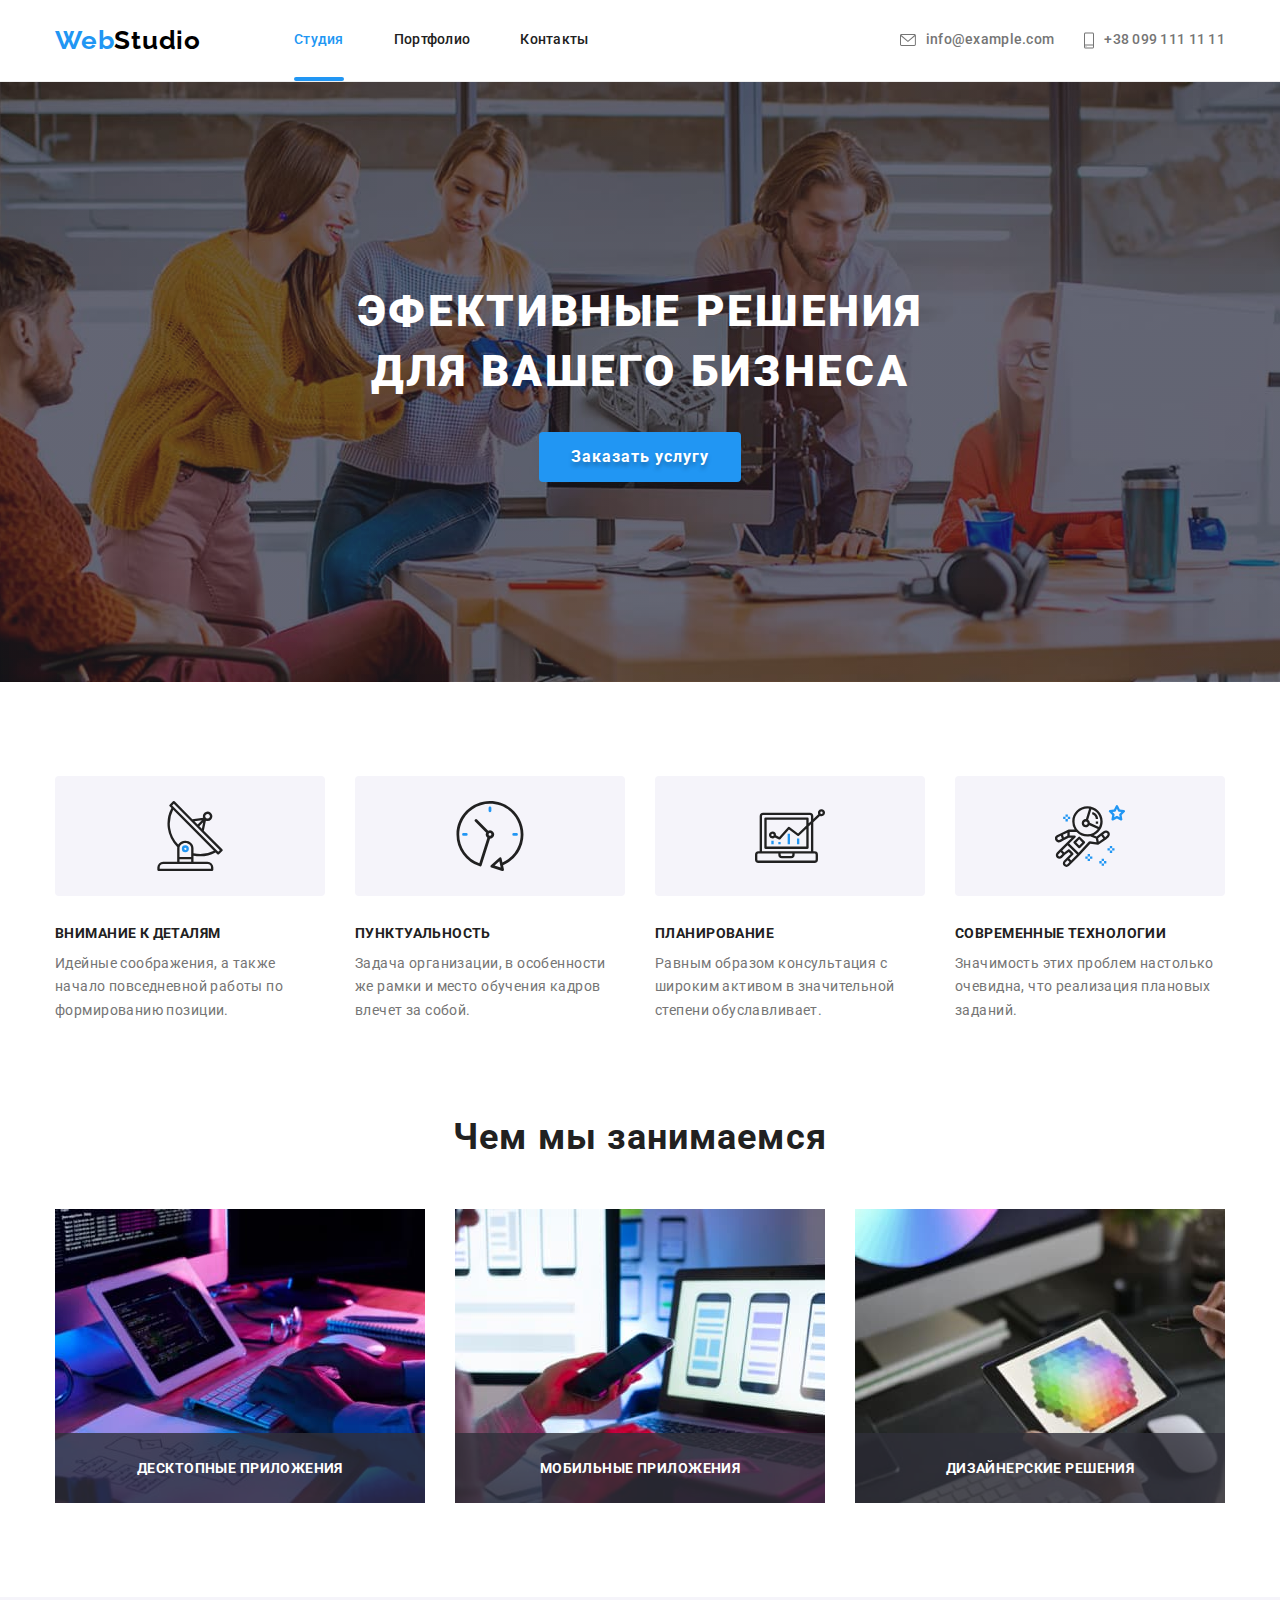
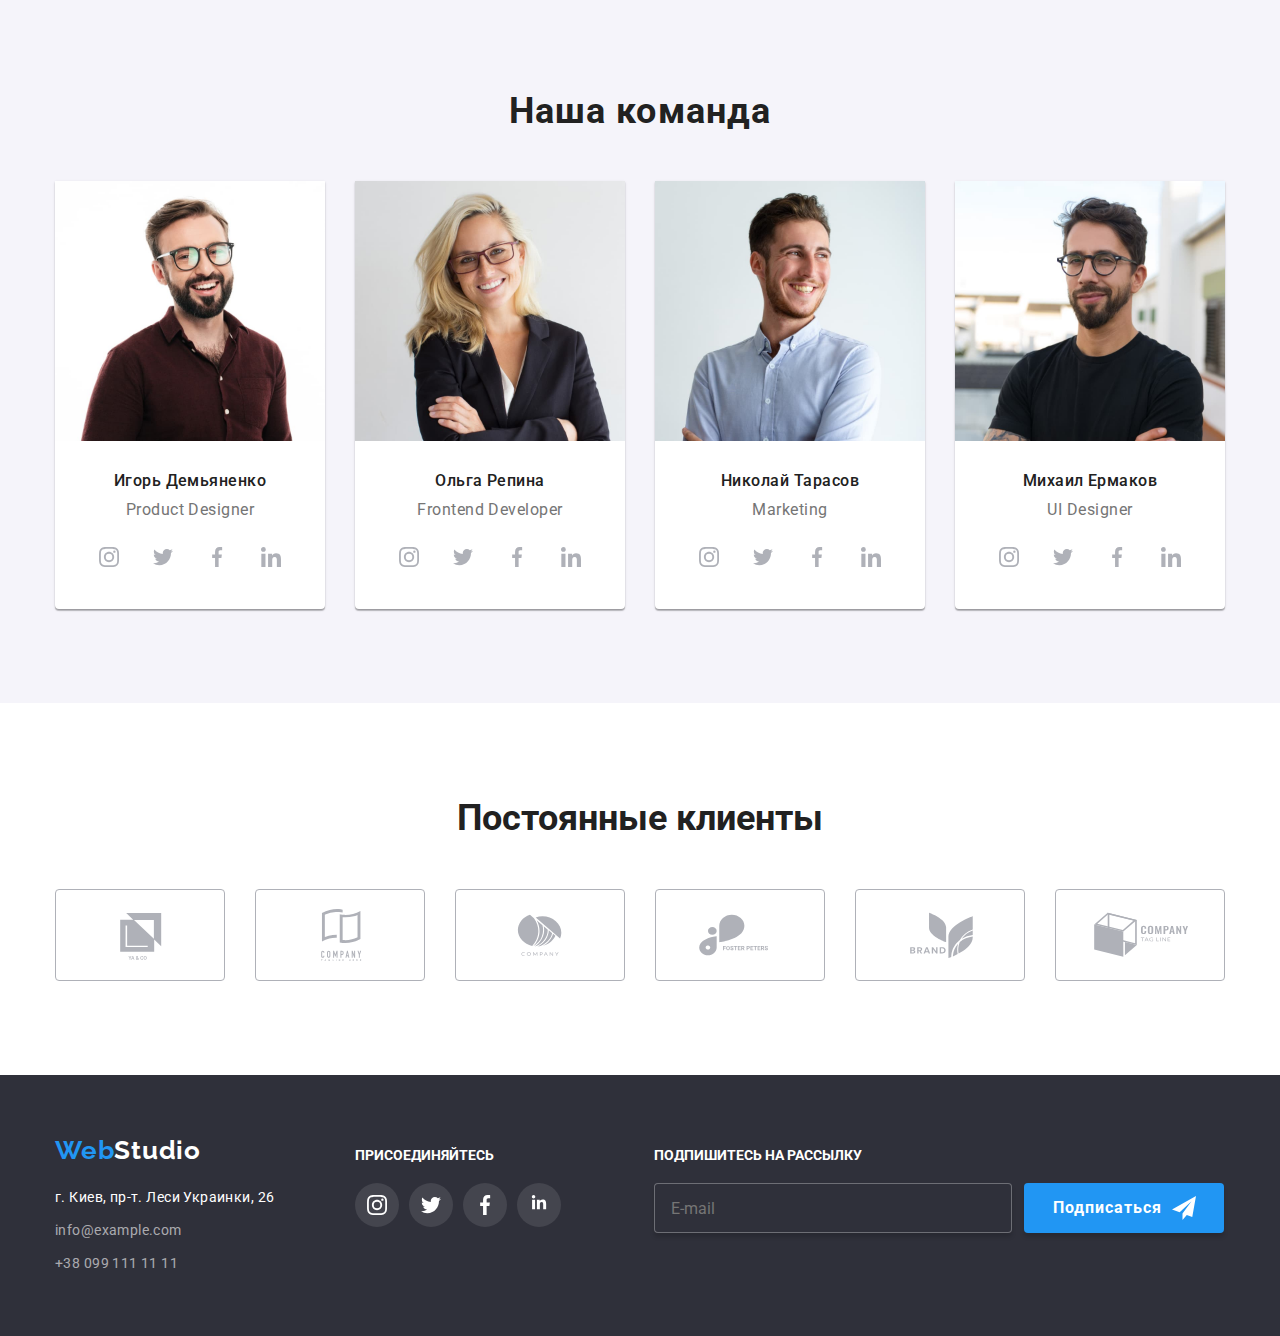
<file: index.html>
<!DOCTYPE html>
<html lang="ru">
    <head>
        <title>Cтудия</title>
    <meta charset="UTF-8">
    <link rel="preconnect" href="https://fonts.googleapis.com">
    <link rel="preconnect" href="https://fonts.gstatic.com" crossorigin>
    <link href="https://fonts.googleapis.com/css2?family=Raleway:wght@700&family=Roboto:wght@400;500;700;900&display=swap"
    rel="stylesheet">
    <link rel="stylesheet" href="https://cdnjs.cloudflare.com/ajax/libs/modern-normalize/1.1.0/modern-normalize.min.css">
    <link rel="stylesheet" href="./css/styles.css">
    </head>
    <body>
           <header class="header">
                <div class="container">
                    <div class="flex-box">
                    <nav class="main-nav">
                        <a class="logofull" href="./index.html"><span class="logo">Web</span><span class="logo-black">Studio</span></a>
                        <ul class="menu-nav">
                            <li class="link-nav"><a class="navlink current" href="./index.html">Студия</a></li>
                            <li class="link-nav"><a class="navlink" href="./portfolio.html">Портфолио</a></li>
                            <li class="link-nav"><a class="navlink" href="Контакты">Контакты</a></li>              
                        </ul>
                    </nav>
                    <ul class="contacts">
                        <li class="contact-items"><a class="contact" href="mailto:info@example.com">
                            <svg class="icons-header" width="16px" height="12px">
                            <use href="./images/icons.svg#icon-envelope"></use>
                            </svg>info@example.com
                        </a>
                        </li>
                        <li class="contact-items"><a class="contact" href="tel:+380991111111">
                            <svg  class="icons-header" width="10px" height="16.93px">
                            <use href="./images/icons.svg#icon-smartphone"></use>
                            </svg>+38 099 111 11 11
                        </a>
                    </li>
                    </ul>
                    </div>
                </div>
            </header>
    <main>
    <section class="for-user">

        <h1 class="title-for-user">ЭФЕКТИВНЫЕ РЕШЕНИЯ</br> ДЛЯ ВАШЕГО БИЗНЕСА</h1>


            <button data-modal-open class="button-text" type="button">Заказать услугу</button>
        <div class="backdrop is-hidden" data-modal>
            <div class="modal">
                <div class="modal-area">
                    <h5 class="title-modal">Оставьте свои данные, мы вам перезвоним</h5>
                    <form>
                        <div class="form-area">
                            <label for="name"><span class="form-input">Имя</span></label>
                            <div class="input-area">
                                <input type="text" name="name" id="name">
                                    <span class="icons-modal">
                                    <svg width="18px" height="18px">
                                        <use href=./images/icons.svg#icon-person></use>
                                    </svg>
                                </span>
                            </div>
                        </div>
                        <div class="form-area">
                            <label for="tel"><span class="form-input">Телефон</span></label>
                            <div class="input-area">
                                <input type="tel" name="tel" id="tel">
                                <span class="icons-modal">
                                    <svg width="18px" height="18px">
                                        <use href=./images/icons.svg#icon-phone></use>
                                    </svg>
                                </span>
                            </div>
                        </div>
                        <div class="form-area">
                            <label for="email"><span class="form-input">Почта</span></label>
                            <div class="input-area">
                            <input type="email" name="email" id="email">
                            <span class="icons-modal">
                                <svg width="18px" height="18px">
                                    <use href=./images/icons.svg#icon-email></use>
                                </svg>
                            </span>
                            </div>
                        </div>
                        <div class="form-comment">
                            <label for="comment"><span class="form-input">Комментарий</span></label>
                        <textarea type name="comment" rows="5" placeholder="Введите текст" id="comment"></textarea>
                        </div>
                        
                        <div class="check-box">

                        <label for="checkbox">
                        <input class="input-check" type="checkbox" name="check-agree" id="checkbox">
                        <span class="icon-check"></span>
                        <span class="text-checkbox">Соглашаюсь с рассылкой и принимаю </span><a class="text-checkbox link-checkbox" href="#">Условия договора</a></label>
                        </div>

                        <div class="button-modal">
                        <button type="submit" class="but-modal">Отправить</button>
                        </div> 
                    </form>
                </div>
                <button data-modal-close class="but-close-modal">
                    <svg class="icon-close-modal" width="18px" height="18px">
                        <use href="./images/icons.svg#icon-close"></use>
                    </svg>
                </button>
            </div>
        </div>
    </section>
    <section class="benefits">
        <div class="container">
            <ul class="benefits-title-text">
                <li class="benefits-cont">
                    <div class="icon-benefits">
                    <svg class="icons-benefits" width="70px" height="70px">
                        <use href="./images/icons.svg#icon-antenna"></use>
                    </svg>
                    </div>
                    <h3 class="title-benefits">ВНИМАНИЕ К ДЕТАЛЯМ</h3>
                    <p class="text-benefits">Идейные соображения, а также начало повседневной работы по формированию
                        позиции.</p>
                </li>
                <li class="benefits-cont">
                    <div class="icon-benefits">
                    <svg class="icons-benefits" width="70px" height="70px">
                        <use href="./images/icons.svg#icon-clock"></use>
                    </svg>
                    </div>
                    <h3 class="title-benefits">ПУНКТУАЛЬНОСТЬ</h3>
                    <p class="text-benefits">Задача организации, в особенности же рамки и место обучения кадров влечет за
                        собой.</p>
                </li>
                <li class="benefits-cont">
                    <div class="icon-benefits">
                    <svg class="icons-benefits" width="70px" height="70px">
                        <use href="./images/icons.svg#icon-diagram"></use>
                    </svg>
                    </div>
                    <h3 class="title-benefits">ПЛАНИРОВАНИЕ</h3>
                    <p class="text-benefits">Равным образом консультация с широким активом в значительной степени
                        обуславливает.</p>
                </li>
                <li class="benefits-cont">
                    <div class="icon-benefits">
                    <svg class="icons-benefits" width="70px" height="70px">
                        <use href="./images/icons.svg#icon-astronaut"></use>
                    </svg>
                    </div>
                    <h3 class="title-benefits">СОВРЕМЕННЫЕ ТЕХНОЛОГИИ</h3>
                    <p class="text-benefits">Значимость этих проблем настолько очевидна, что реализация плановых заданий.
                    </p>
                </li>
    </section>
    <section class="about-us section">
        <div class="container">
            <h2 class="title-about-us">Чем мы занимаемся</h2>
            <ul class="img-about-us">
                <li class="img-list">
                    <img 
                    src="./images/photo1.jpg" 
                    alt="Рабочий стол" 
                    width="370"
                    height="294"
                    />
                    <div class="type-img-about-us"> <p class="type-work">ДЕСКТОПНЫЕ ПРИЛОЖЕНИЯ</p></div>
                </li>
                <li class="img-list">    
                    <img 
                    src="./images/photo2.jpg" 
                    alt="Смартфон и десктоп"
                    width="370"
                    height="294"
                    />
                    <div class="type-img-about-us"> <span class="type-work">МОБИЛЬНЫЕ ПРИЛОЖЕНИЯ</span></div>
                </li>
                <li class="img-list">
                    <img 
                    src="./images/photo3.jpg" 
                    alt="Планшет с градуировкой цвета"
                    width="370"
                    height="294"
                    />
                    <div class="type-img-about-us"> <span class="type-work">ДИЗАЙНЕРСКИЕ РЕШЕНИЯ</span></div>
            </ul>
            </div>
    </section>
    <section class="our-team section">
        <div class="container">
        <h2 class=title-our-team>Наша команда</h2>
        <ul class="img-cont">
            <li class="img-position"> 
                <img src="./images/product_designer.jpg"
                alt="Продукт-дизайнер"
                width="270"
                height="260"
                />
                <div class="bottom-box">
                    <h3 class="title-name">Игорь Демьяненко</h3>
                    <p class="work-position">Product Designer</p>
                    
                    <ul class="social-icons-list">
                        <li class="socials"><a class="social-items" href="https://www.instagram.com">
                                <svg class="social-icons" width="20px" height="20px">
                                    <use href="./images/icons.svg#icon-instagram"></use>
                                </svg>
                            </a>
                        </li>
                        <li class="socials"><a class="social-items" href="https://twitter.com">
                                <svg class="social-icons" width="20px" height="20px">
                                    <use href="./images/icons.svg#icon-twitter"></use>
                                </svg>
                            </a>
                        </li>
                        <li class="socials"><a class="social-items" href="https://www.facebook.com">
                                <svg class="social-icons" width="20px" height="20px">
                                    <use href="./images/icons.svg#icon-facebook"></use>
                                </svg>
                            </a>
                        </li>
                        <li class="socials"><a class="social-items" href="https://linkedin.com/">
                                <svg class="social-icons" width="20px" height="20px">
                                    <use href="./images/icons.svg#icon-linkedin"></use>
                                </svg>
                            </a>
                        </li>
                    </ul>
                    </svg>
                </div>
            </li>
            <li class="img-position">
                <img src="./images/frontend_developer.jpg" 
                alt="Фронтенд разработчик" 
                width="270" 
                height="260" 
                />
                <div class="bottom-box">
                    <h3 class="title-name">Ольга Репина</h3>
                    <p class="work-position">Frontend Developer</p>
                    <ul class="social-icons-list">
                        <li class="socials"><a class="social-items" href="https://www.instagram.com">
                                    <svg class="social-icons" width="20px" height="20px">
                                    <use href="./images/icons.svg#icon-instagram"></use>
                                </svg>
                            </a>
                        </li>
                        <li class="socials"><a class="social-items" href="https://twitter.com">
                                    <svg class="social-icons" width="20px" height="20px">
                                    <use href="./images/icons.svg#icon-twitter"></use>
                                </svg>
                            </a>
                        </li>
                        <li class="socials"><a class="social-items" href="https://www.facebook.com">
                                    <svg class="social-icons" width="20px" height="20px">
                                    <use href="./images/icons.svg#icon-facebook"></use>
                                </svg>
                            </a>
                        </li>
                        <li class="socials"><a class="social-items" href="https://linkedin.com/">
                                    <svg class="social-icons" width="20px" height="20px">
                                    <use href="./images/icons.svg#icon-linkedin"></use>
                                </svg>
                            </a>
                        </li>
                    </ul>
                </div>
            </li>
            <li class="img-position">
                <img src="./images/marketing.jpg" 
                alt="Маркетинг" 
                width="270" 
                height="260" 
                />
                <div class="bottom-box">
                    <h3 class="title-name">Николай Тарасов</h3>
                    <p class="work-position">Marketing</p>
                    <ul class="social-icons-list">
                        <li class="socials"><a class="social-items" href="https://www.instagram.com">
                                <svg class="social-icons" width="20px" height="20px">
                                    <use href="./images/icons.svg#icon-instagram"></use>
                                </svg>
                            </a>
                        </li>
                        <li class="socials"><a class="social-items" href="https://twitter.com">
                                <svg class="social-icons" width="20px" height="20px">
                                    <use href="./images/icons.svg#icon-twitter"></use>
                                </svg>
                            </a>
                        </li>
                        <li class="socials"><a class="social-items" href="https://www.facebook.com">
                                <svg class="social-icons" width="20px" height="20px">
                                    <use href="./images/icons.svg#icon-facebook"></use>
                                </svg>
                            </a>
                        </li>
                        <li class="socials"><a class="social-items" href="https://linkedin.com/">
                                <svg class="social-icons" width="20px" height="20px">
                                    <use href="./images/icons.svg#icon-linkedin"></use>
                                </svg>
                            </a>
                        </li>
                    </ul>
                </div>
            </li>
            <li class="img-position">
                <img src="./images/designer_ui.jpg" 
                alt="UI дизайнер" 
                width="270" 
                height="260" />
                <div class="bottom-box">
                    <h3 class="title-name">Михаил Ермаков</h3>
                    <p class="work-position">UI Designer</p>
                    <ul class="social-icons-list">
                        <li class="socials"><a class="social-items" href="https://www.instagram.com">
                                <svg class="social-icons" width="20px" height="20px">
                                    <use href="./images/icons.svg#icon-instagram"></use>
                                </svg>
                            </a>
                        </li>
                        <li class="socials"><a class="social-items" href="https://twitter.com">
                                <svg class="social-icons" width="20px" height="20px">
                                    <use href="./images/icons.svg#icon-twitter"></use>
                                </svg>
                            </a>
                        </li>
                        <li class="socials"><a class="social-items" href="https://www.facebook.com">
                                <svg class="social-icons" width="20px" height="20px">
                                    <use href="./images/icons.svg#icon-facebook"></use>
                                </svg>
                            </a>
                        </li>
                        <li class="socials"><a class="social-items" href="https://linkedin.com/">
                                <svg class="social-icons" width="20px" height="20px">
                                    <use href="./images/icons.svg#icon-linkedin"></use>
                                </svg>
                            </a>
                        </li>
                    </ul>
                </div>
            </li>
         </ul>
        </div>
      </section>
      <section class="clients section">
        <div class="container">
            <h2 class="title-client">Постоянные клиенты</h2>
            <ul class="client-list">
                <li class="client"><a class="client-link" href="#">
                    <svg class="client-icon" width="170px" height="92px">
                    <use href="./images/icons.svg#icon-client-1"></use>
                    </svg>
                    </a>
                </li>
                <li class="client"><a class="client-link" href="#">
                    <svg class="client-icon" width="170px" height="92px">
                    <use href="./images/icons.svg#icon-client-2"></use>
                    </svg>
                    </a>
                </li>
                <li class="client"><a class="client-link" href="#">
                    <svg class="client-icon" width="170px" height="92px">
                     <use href="./images/icons.svg#icon-client-3"></use>
                    </svg>
                    </a>
                </li>
                <li class="client"><a class="client-link" href="#">
                        <svg class="client-icon" width="170px" height="92px">
                        <use href="./images/icons.svg#icon-client-4"></use>
                        </svg>
                    </a>
                </li>
                <li class="client"><a class="client-link" href="#">
                    <svg class="client-icon" width="170px" height="92px">
                    <use href="./images/icons.svg#icon-client-5"></use>
                    </svg>
                    </a>
                </li>
                <li class="client"><a class="client-link" href="#">
                    <svg class="client-icon" width="170px" height="92px">
                    <use href="./images/icons.svg#icon-client-6"></use>
                    </svg>
                    </a>
                </li>
            </ul>
        </div>
        </section>
    </main>
            <footer class="footer">
                <div class="container">
                    <ul class="parts">
                    <li>
                        <a class="logofull" href="./index.html"><span class="logo">Web</span><span class="logo-white">Studio</span></a>
                        <address>
                            <ul class="contact-list-footer">
                                <li class="address-footer"><a class="contact-address" href="https://goo.gl/maps/3nvqBp6d8EfzjDu38">г. Киев, пр-т. Леси
                                        Украинки, 26</a></li>
                                <li class="mail-footer"><a class="contact-footer" href="mailto:info@example.com">info@example.com</a></li>
                                <li class="tel-footer"><a class="contact-footer" href="tel:+380991111111">+38 099 111 11 11</a></li>
                            </ul>
                        </address>
                    </li>
                    <li class="join-part">
                        <div>
                            <h4 class="join-tittle">ПРИСОЕДИНЯЙТЕСЬ</h4>
                                <ul class="join-list">
                                    <li class="socials-join"><a class="join-link" href="https://www.instagram.com">
                                            <svg class="join-icons" width="20px" height="20px">
                                                <use href="./images/icons.svg#icon-instagram-1"></use>
                                            </svg>
                                        </a>
                                    </li>
                                    <li class="socials-join"><a class="join-link" href="https://twitter.com">
                                            <svg class="join-icons" width="20px" height="20px">
                                                <use href="./images/icons.svg#icon-twitter-1"></use>
                                            </svg>
                                        </a>
                                    </li>
                                    <li class="socials-join"><a class="join-link" href="https://www.facebook.com">
                                            <svg class="join-icons" width="20px" height="20px">
                                                <use href="./images/icons.svg#icon-facebook-1"></use>
                                            </svg>
                                        </a>
                                    </li>
                                    <li class="socials-join"><a class="join-link" href="https://linkedin.com/">
                                            <svg class="join-icons" width="20px" height="20px">
                                                <use href="./images/icons.svg#icon-linkedin-1"></use>
                                            </svg>
                                        </a>
                                    </li>
                                </ul>
                        </div>
                    </li>
                    <li class="join-part-two">
                        <div>
                            <h4 class="join-tittle">ПОДПИШИТЕСЬ НА РАССЫЛКУ</h4>
                            <div class="mailing-form">
                            <form class="input-window">
                                <label>
                                <input 
                                type="email" 
                                name="mailing" 
                                placeholder="E-mail"/>
                                </label>
                            </form>
                            <button type="submit" class="but-footer">
                                <div class="but-list">
                                    <span class="text-but">Подписаться</span>
                                    <svg class="icon-mail" width="24px" height="24px">
                                        <use href="./images/icons.svg#icon-send"></use>
                                    </svg>
                                </div>
                            </button>
                            </div>
                        </div>
                    </li>
                </ul>
                </div>
            </footer>
    <script src="./js/modal.js"></script>
    </body>
</html>
</file>
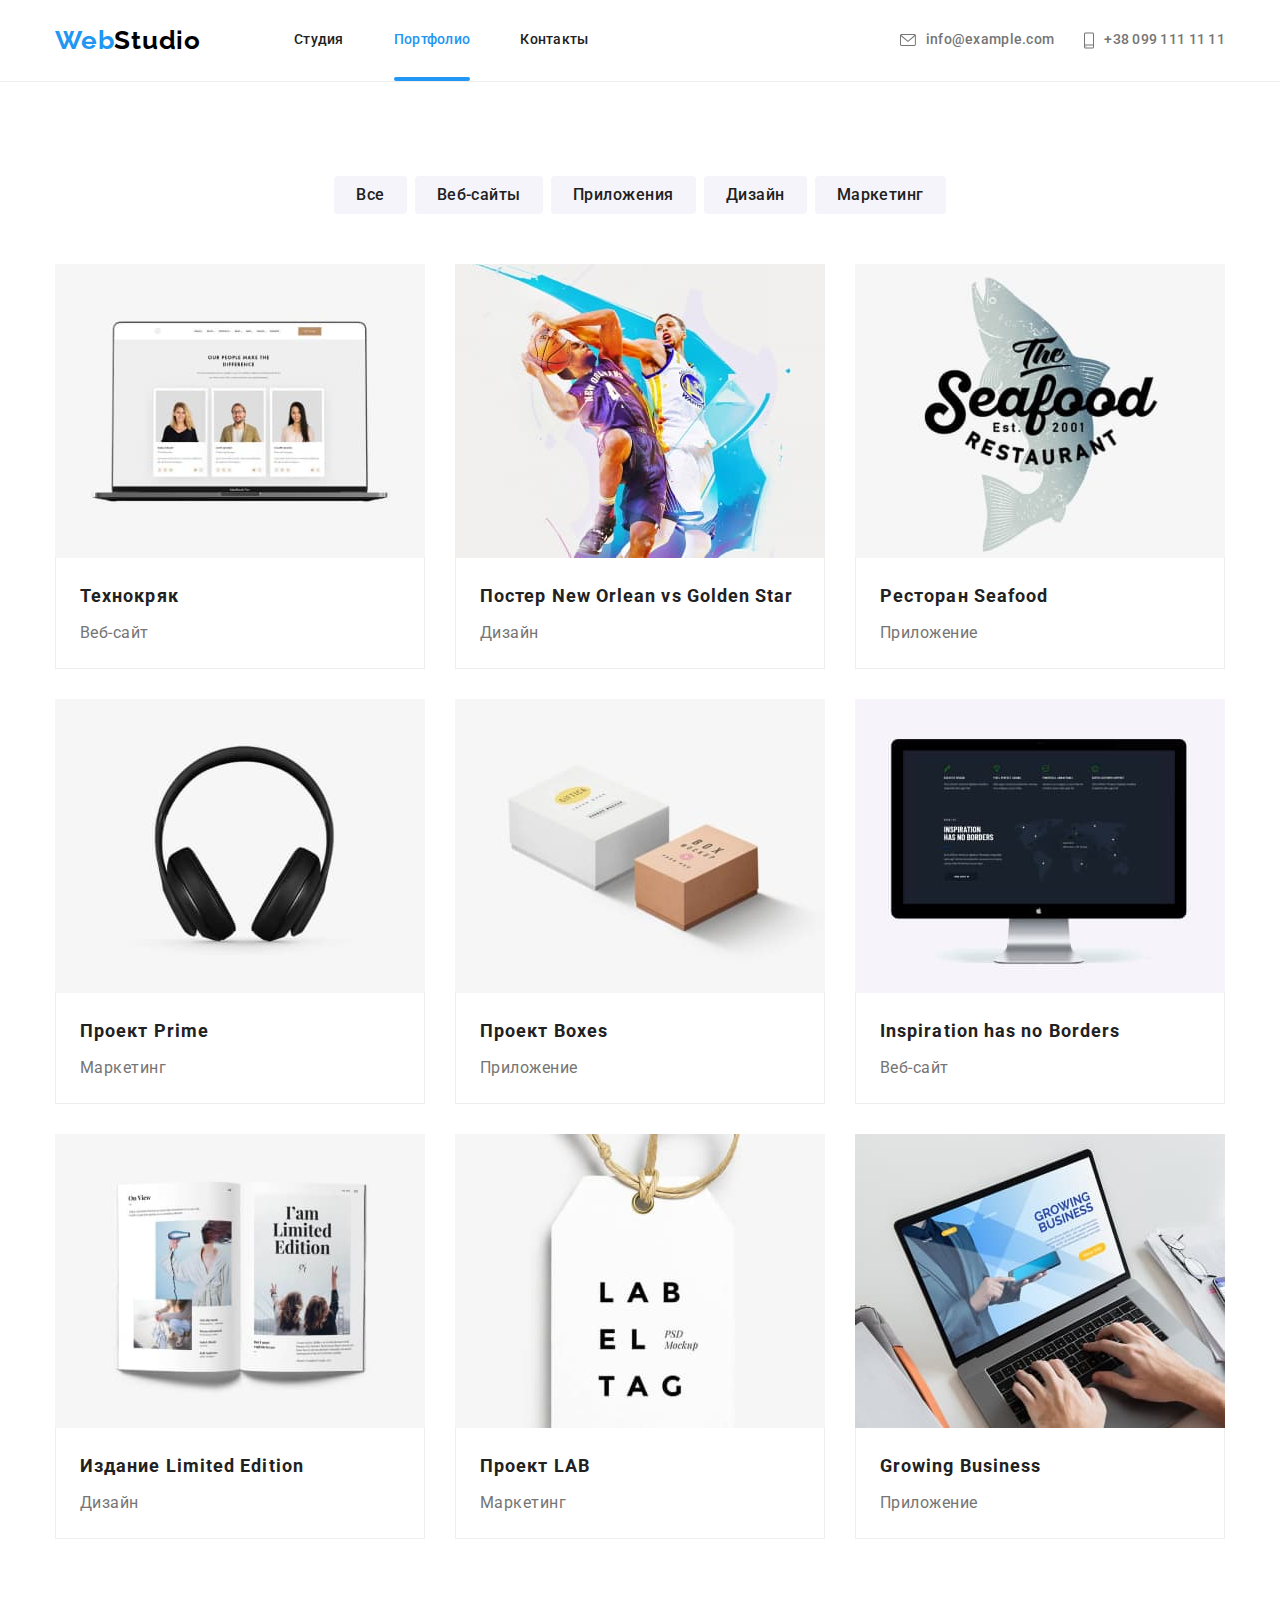
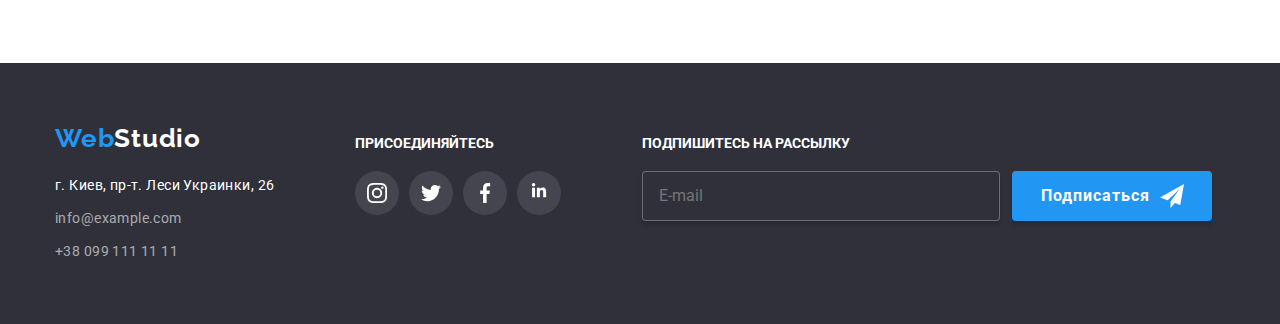
<file: portfolio.html>
<!DOCTYPE html>
<html lang="ru">
    <head>
    <title>Портфолио</title>
    <meta charset="UTF-8">
    <link rel="preconnect" href="https://fonts.googleapis.com">
    <link rel="preconnect" href="https://fonts.gstatic.com" crossorigin>
    <link href="https://fonts.googleapis.com/css2?family=Raleway:wght@700&family=Roboto:wght@400;500;700;900&display=swap"
    rel="stylesheet">
    <link rel="stylesheet" href="https://cdnjs.cloudflare.com/ajax/libs/modern-normalize/1.1.0/modern-normalize.min.css">
    <link rel="stylesheet" href="./css/styles.css">
</head>
<body>
    <header class="header">
        <div class="container">
            <div class="flex-box">
                <nav class="main-nav">
                    <a class="logofull" href="./index.html"><span class="logo">Web</span><span
                            class="logo-black">Studio</span></a>
                    <ul class="menu-nav">
                        <li class="link-nav"><a class="navlink" href="./index.html">Студия</a></li>
                        <li class="link-nav"><a class="navlink current" href="./portfolio.html">Портфолио</a></li>
                        <li class="link-nav"><a class="navlink" href="Контакты">Контакты</a></li>
                    </ul>
                </nav>
                <ul class="contacts">
                    <li class="contact-items"><a class="contact" href="mailto:info@example.com">
                            <svg class="icons-header" width="16px" height="12px">
                                <use href="./images/icons.svg#icon-envelope"></use>
                            </svg>info@example.com
                        </a>
                    </li>
                    <li class="contact-items"><a class="contact" href="tel:+380991111111">
                            <svg class="icons-header" width="10px" height="16.93px">
                                <use href="./images/icons.svg#icon-smartphone"></use>
                            </svg>+38 099 111 11 11
                        </a>
                    </li>
                </ul>
            </div>
        </div>
    </header>
    </div>
    <main>
        <section class="buttons-img section">
            <div class="container">
            <h1 class="hidden">Portfolio</h1>  <!-- скрыть !!!!-->
            <ul class="buttons">
            <li class="button-item"><button class="button" type="button">Все</button></li>
            <li class="button-item"><button class="button" type="button">Веб-сайты</button></li>
            <li class="button-item"><button class="button" type="button">Приложения</button></li>
            <li class="button-item"><button class="button" type="button">Дизайн</button></li>
            <li class="button-item"><button class="button" type="button">Маркетинг</button></li>
            </ul>
            <ul class="images-portfolio">
                <li class="images-foto"><a class="link-portfolio" href="#">
                    <div class="card">
                            <div class="actions">
                                <img src="./images/laptop.jpg" 
                                alt="Рабочий стол ноутбука" 
                                width="370" 
                                height="294"/>
                                <div class="card-text">
                                    <p>Технокряк это современная площадка распространения коронавируса. Компании используют эту
                                        платформу для цифрового шпионажа и атак на защищённые сервера конкурентов.</p>
                                </div>
                            </div>
                            <div class="portfolio-box">
                                <h2 class="title-portfolio">Технокряк</h2>
                                <p class="type-portfolio">Веб-сайт</p>
                            </div>
                    </div>
                    </a>
                </li>
                <li class="images-foto"><a class="link-portfolio" href="#">
                    <div class="card">
                        <div class="actions">
                            <img src="./images/sport.jpg" 
                            alt="Спортивный постер" 
                            width="370" 
                            height="294"/>
                            <div class="card-text">
                                <p>Технокряк это современная площадка распространения коронавируса. Компании используют эту
                                    платформу для цифрового шпионажа и атак на защищённые сервера конкурентов.</p>
                            </div>
                         </div>
                        <div class="portfolio-box">
                        <h2 class="title-portfolio">Постер New Orlean vs Golden Star</h2>
                        <p class="type-portfolio">Дизайн</p>
                        </div>
                    </div>    
                    </a>
                </li>
                <li class="images-foto"><a class="link-portfolio" href="#">
                    <div class="card">
                        <div class="actions">
                            <img src="./images/logo.jpg" 
                            alt="Логотип Seafood" 
                            width="370" 
                            height="294"/>
                            <div class="card-text">
                                <p>Технокряк это современная площадка распространения коронавируса. Компании используют эту
                                    платформу для цифрового шпионажа и атак на защищённые сервера конкурентов.</p>
                            </div>
                        </div>
                        <div class="portfolio-box">
                        <h2 class="title-portfolio">Ресторан Seafood</h2>
                        <p class="type-portfolio">Приложение</p>
                        </div>
                    </div>
                    </a>
                </li>
                <li class="images-foto"><a class="link-portfolio" href="#">
                    <div class="card">
                        <div class="actions">
                            <img src="./images/hearphones.jpg" 
                            alt="Проект Prime" 
                            width="370" 
                            height="294"/>
                            <div class="card-text">
                                <p>Технокряк это современная площадка распространения коронавируса. Компании используют эту
                                    платформу для цифрового шпионажа и атак на защищённые сервера конкурентов.</p>
                            </div>
                        </div>
                        <div class="portfolio-box">
                        <h2 class="title-portfolio">Проект Prime</h2>
                        <p class="type-portfolio">Маркетинг</p>
                        </div>
                    </div>
                    </a>
                </li>
                <li class="images-foto"><a class="link-portfolio" href="#">
                    <div class="card">
                        <div class="actions">
                            <img src="./images/boxes.jpg" 
                            alt="Проект Boxes" 
                            width="370" 
                            height="294"/>
                            <div class="card-text">
                                <p>Технокряк это современная площадка распространения коронавируса. Компании используют эту
                                    платформу для цифрового шпионажа и атак на защищённые сервера конкурентов.</p>
                            </div>
                        </div>
                        <div class="portfolio-box">
                        <h2 class="title-portfolio">Проект Boxes</h2>
                        <p class="type-portfolio">Приложение</p>
                        </div>
                    </div>
                    </a>
                </li>
                <li class="images-foto"><a class="link-portfolio" href="#">
                    <div class="card">
                        <div class="actions">
                            <img src="./images/monitor.jpg" 
                            alt="Монитор" 
                            width="370" 
                            height="294"/>
                            <div class="card-text">
                                <p>Технокряк это современная площадка распространения коронавируса. Компании используют эту
                                    платформу для цифрового шпионажа и атак на защищённые сервера конкурентов.</p>
                            </div>
                        </div>
                            <div class="portfolio-box">
                            <h2 class="title-portfolio">Inspiration has no Borders</h2>
                            <p class="type-portfolio">Веб-сайт</p>
                            </div>
                    </div>
                    </a>
                </li>
                <li class="images-foto"><a class="link-portfolio" href="#">
                    <div class="card">
                        <div class="actions">
                            <img src="./images/book.jpg" 
                            alt="Книга" 
                            width="370" 
                            height="294"/>
                            <div class="card-text">
                                <p>Технокряк это современная площадка распространения коронавируса. Компании используют эту
                                    платформу для цифрового шпионажа и атак на защищённые сервера конкурентов.</p>
                            </div>
                        </div>
                        <div class="portfolio-box">
                        <h2 class="title-portfolio">Издание Limited Edition</h2>
                        <p class="type-portfolio">Дизайн</p>
                        </div>
                    </div>
                    </a>
                </li>
                <li class="images-foto"><a class="link-portfolio" href="#">
                    <div class="card">
                        <div class="actions">
                            <img src="./images/label.jpg" 
                            alt="Бирка" 
                            width="370" 
                            height="294"/>
                            <div class="card-text">
                                <p>Технокряк это современная площадка распространения коронавируса. Компании используют эту
                                    платформу для цифрового шпионажа и атак на защищённые сервера конкурентов.</p>
                            </div>
                        </div>
                        <div class="portfolio-box">
                        <h2 class="title-portfolio">Проект LAB</h2>
                        <p class="type-portfolio">Маркетинг</p>
                        </div>
                    </div>
                    </a>
                </li>
                <li class="images-foto"><a class="link-portfolio" href="#">
                    <div class="card">
                        <div class="actions">
                            <img src="./images/worklaptop.jpg" 
                            alt="Ноутбук" 
                            width="370" 
                            height="294"/>
                            <div class="card-text">
                                <p>Технокряк это современная площадка распространения коронавируса. Компании используют эту
                                    платформу для цифрового шпионажа и атак на защищённые сервера конкурентов.</p>
                            </div> 
                        </div>
                        <div class="portfolio-box">
                        <h2 class="title-portfolio">Growing Business</h2>
                        <p class="type-portfolio">Приложение</p>
                        </div>
                    </div>
                    </a>
                </li>      
            </ul>
            </div>
        </section>
    </main>
    <footer class="footer">
        <div class="container">
        <ul class="parts">
            <li>
                <a class="logofull" href="./index.html"><span class="logo">Web</span><span class="logo-white">Studio</span></a>
                <address>
                    <ul class="contact-list-footer">
                        <li class="address-footer"><a class="contact-address" href="https://goo.gl/maps/3nvqBp6d8EfzjDu38">г.
                                Киев, пр-т. Леси
                                Украинки, 26</a></li>
                        <li class="mail-footer"><a class="contact-footer" href="mailto:info@example.com">info@example.com</a>
                        </li>
                        <li class="tel-footer"><a class="contact-footer" href="tel:+380991111111">+38 099 111 11 11</a></li>
                    </ul>
                </address>
            </li>
            <li class="join-part">
                <div>
                    <h4 class="join-tittle">ПРИСОЕДИНЯЙТЕСЬ</h4>
                    <ul class="join-list">
                        <li class="socials-join"><a class="join-link" href="https://www.instagram.com">
                                <svg class="join-icons" width="20px" height="20px">
                                    <use href="./images/icons.svg#icon-instagram-1"></use>
                                </svg>
                            </a>
                        </li>
                        <li class="socials-join"><a class="join-link" href="https://twitter.com">
                                <svg class="join-icons" width="20px" height="20px">
                                    <use href="./images/icons.svg#icon-twitter-1"></use>
                                </svg>
                            </a>
                        </li>
                        <li class="socials-join"><a class="join-link" href="https://www.facebook.com">
                                <svg class="join-icons" width="20px" height="20px">
                                    <use href="./images/icons.svg#icon-facebook-1"></use>
                                </svg>
                            </a>
                        </li>
                        <li class="socials-join"><a class="join-link" href="https://linkedin.com/">
                                <svg class="join-icons" width="20px" height="20px">
                                    <use href="./images/icons.svg#icon-linkedin-1"></use>
                                </svg>
                            </a>
                        </li>
                    </ul>
            </li>
            <li class="join-part">
                <div>
                    <h4 class="join-tittle">ПОДПИШИТЕСЬ НА РАССЫЛКУ</h4>
                    <div class="mailing-form">
                        <form class="input-window">
                            <label>
                                <input type="email" name="mailing" placeholder="E-mail" />
                            </label>
                        </form>
                        <button type="submit" class="but-footer">
                            <div class="but-list">
                                <span class="text-but">Подписаться</span>
                                <svg class="icon-mail" width="24px" height="24px">
                                    <use href="./images/icons.svg#icon-send"></use>
                                </svg>
                            </div>
                        </button>
                    </div>
                </div>
            </li>
        </ul>
        </address>
        </div>
    </footer>
</body>
</html>
</file>
<file: css/styles.css>
:root {
  /* Цвет основного текста */
  --main-text-color: #757575;
  /* Цвет текста навигаций */
  --color-text-nav: #212121;
  /* Цвет акцента */
  --color-accent: #2196f3;
  /* Цвет основого фона */
  --background-color-main: #e5e5e5;
  /* Цвет фона футера и раздела заказа */
  --background-color: #2f303a;
  /* Цвет фона кнопок */
  --background-buttons: #f5f4fa;
  /* цвет кнопок и адреса */
  --color-but-add: #fff;

  --color-icons: #afb1b8;

  --timing-function: cubic-bezier(0.4, 0, 0.2, 1);
}
body {
  font-family: Roboto, sans-serif;
  color: var(--main-text-color);
}

ul {
  list-style: none;
}

img {
  display: block;
}
.container {
  margin-left: auto;
  margin-right: auto;
  width: 1200px;
  padding-left: 15px;
  padding-right: 15px;
}
/* Header */

.header {
  border-bottom: 1px solid #eeeeee;
}

/* logo */
.logofull {
  font-family: Raleway, sans-serif;
  font-weight: 700;
  font-size: 26px;
  line-height: 1.19;
  letter-spacing: 0.03em;
  text-decoration: none;
}

.logo {
  color: var(--color-accent);
}
.logo-black {
  color: #000;
}

.logo-white {
  color: var(--color-but-add);
}

/* Menu-nav */
.flex-box {
  display: flex;
}

.main-nav,
.contacts {
  display: flex;
  align-items: center;
}

.menu-nav {
  display: flex;
  margin-left: 93px;
  padding-left: 0;
  margin-top: 0px;
  margin-bottom: 0px;
}
.navlink {
  position: relative;
}
.current::after {
  content: '';
  display: block;
  width: 100%;
  height: 4px;
  background-color: var(--color-accent);
  position: absolute;
  bottom: -1px;
  border-radius: 2px;
  color: var(--color-accent);
}

.menu-nav .link-nav:not(:last-child) {
  margin-right: 50px;
}
.menu-nav .navlink {
  display: block;
  align-items: center;
  padding-top: 32px;
  padding-bottom: 32px;
  font-weight: 500;
  font-size: 14px;
  line-height: 1.14;
  letter-spacing: 0.02em;
  text-decoration: none;
  color: var(--color-text-nav);
  /* CSS-переход */
  transition-property: color;
  transition-duration: 250ms;
  transition-timing-function: var(--timing-function);
  transition-delay: 0ms;
}

.menu-nav .current {
  color: var(--color-accent);
}

.menu-nav .active {
  color: var(--color-accent);
}

.menu-nav .navlink:hover,
.menu-nav .navlink:focus {
  color: var(--color-accent);
}

.contacts {
  margin-left: auto;
  padding-left: 0px;
  margin-top: 0px;
  margin-bottom: 0px;
}
.icons-header {
  margin-right: 10px;
}
.contacts .contact-items:not(:last-child) {
  margin-right: 30px;
}

.contact {
  padding-top: 32px;
  padding-bottom: 32px;
  display: flex;
  align-items: center;
}
.contacts .contact,
.footer .contact {
  font-style: normal;
  font-weight: 500;
  font-size: 14px;
  line-height: 1.14;
  letter-spacing: 0.02em;
  text-decoration: none;
  color: var(--main-text-color);
  /* CSS-переход */
  transition-property: color;
  transition-duration: 250ms;
  transition-timing-function: var(--timing-function);
  transition-delay: 0ms;
}

.contacts .contact:hover,
.contacts .contact:focus {
  color: var(--color-accent);
}

.icons-header {
  fill: var(--main-text-color);
  /* CSS-переход */
  transition-property: fill;
  transition-duration: 250ms;
  transition-timing-function: var(--timing-function);
  transition-delay: 0ms;
}
.contact:hover .icons-header,
.contact:focus .icons-header {
  fill: var(--color-accent);
}

/* Buttons */
.buttons {
  padding: 0px;
  margin-top: 0px;
  margin-bottom: 0px;
  display: flex;
  justify-content: center;
}
.buttons .button {
  font-family: Roboto;
  color: var(--color-text-nav);
  background-color: var(--background-buttons);
  font-weight: 500;
  font-size: 16px;
  line-height: 1.625;
  letter-spacing: 0.03em;
  cursor: pointer;
  border-radius: 4px;
  border: transparent;
  padding: 6px 22px;
  /* CSS-переход */
  transition-property: color, background-color, box-shadow;
  transition-duration: 250ms;
  transition-timing-function: var(--timing-function);
  transition-delay: 0ms;
}

.buttons .button:hover,
.buttons .button:focus {
  box-shadow: 0px 3px 1px rgba(0, 0, 0, 0.1), 0px 1px 2px rgba(0, 0, 0, 0.08),
    0px 2px 2px rgba(0, 0, 0, 0.12);
  color: var(--color-but-add);
  background-color: var(--color-accent);
}

.button-item:not(:last-child) {
  margin-right: 8px;
}
/* Portfolio */
.images-portfolio {
  display: flex;
  flex-wrap: wrap;
  padding: 0px;
  margin-top: 50px;
  margin-bottom: 0px;
}

.images-portfolio .title-portfolio {
  font-weight: 700;
  font-size: 18px;
  line-height: 2;
  letter-spacing: 0.06em;
  color: var(--color-text-nav);
  margin-top: 0px;
  margin-bottom: 0px;
}
.images-portfolio .type-portfolio {
  font-size: 16px;
  line-height: 1.875;
  letter-spacing: 0.03em;
  padding: 0px;
  margin-top: 0px;
  margin-bottom: 0px;
  padding-top: 4px;
  color: var(--main-text-color);
}
.portfolio-box {
  padding: 20px 24px;
  border-bottom: 1px solid #eeeeee;
  border-left: 1px solid #eeeeee;
  border-right: 1px solid #eeeeee;
}
.images-foto {
  margin-right: 30px;
  margin-bottom: 30px;
}

.images-foto:nth-child(3n) {
  margin-right: 0px;
}
/* Footer */

.footer {
  background-color: var(--background-color);
  padding-top: 60px;
  padding-bottom: 60px;
}

.contact-footer {
  color: rgba(255, 255, 255, 0.6);
  text-decoration: none;
  font-style: normal;
  font-weight: 400;
  font-size: 14px;
  line-height: 1.71;
  letter-spacing: 0.03em;
}

.mail-footer {
  margin-top: 9px;
}

.tel-footer {
  margin-top: 9px;
}

.address-footer {
  margin-top: 20px;
}

.footer .contact-address {
  font-style: normal;
  color: var(--color-but-add);
  font-family: Roboto;
  font-size: 14px;
  line-height: 1.71;
  letter-spacing: 0.03em;
  text-decoration: none;
}
/* footer join */
.join-part {
  display: flex;
  flex-direction: column;
  margin-left: 81px;
  margin-top: 12px;
}

.join-tittle {
  color: var(--color-but-add);
  font-style: normal;
  font-weight: bold;
  font-size: 14px;
  line-height: 16px;
  letter-spacing: 1.143;
  margin-top: 0px;
  margin-bottom: 20px;
}

.join-list {
  display: flex;
  align-items: center;
  padding: 0px;
  margin: 0px;
}

.join-link {
  display: flex;
  align-items: center;
  justify-content: center;
  width: 44px;
  height: 44px;
  border-radius: 50%;
  background-color: rgba(255, 255, 255, 0.1);
  /* CSS-переход */
  transition-property: background-color;
  transition-duration: 250ms;
  transition-timing-function: var(--timing-function);
  transition-delay: 0ms;
}
.socials-join + .socials-join {
  margin-left: 10px;
}

.join-link:hover,
.join-link:focus {
  background-color: var(--color-accent);
}

.join-icons {
  fill: var(--color-but-add);
}

.parts {
  padding: 0px;
  margin: 0px;
  display: flex;
}

/* Main index */
.title-benefits {
  color: var(--color-text-nav);
  font-weight: 700;
  font-size: 14px;
  line-height: 1.14;
  letter-spacing: 0.03em;
  margin-top: 0px;
  margin-bottom: 0px;
}

.text-benefits {
  font-size: 14px;
  line-height: 1.71;
  letter-spacing: 0.03em;
  margin-top: 10px;
  margin-bottom: 0px;
}

.title-about-us {
  font-weight: 700;
  font-size: 36px;
  line-height: 1.16;
  text-align: center;
  letter-spacing: 0.03em;
  color: var(--color-text-nav);
}

.title-our-team {
  font-weight: 700;
  font-size: 36px;
  line-height: 1.12;
  text-align: center;
  letter-spacing: 0.03em;
  color: var(--color-text-nav);
  margin-top: 0px;
  margin-bottom: 50px;
}

.our-team {
  background-color: var(--background-buttons);
}

.bottom-box {
  padding-top: 30px;
  padding-bottom: 30px;
}
.title-name {
  font-weight: 500;
  font-size: 16px;
  line-height: 1.187;
  letter-spacing: 0.03em;
  color: var(--color-text-nav);
  margin-top: 0px;
  margin-bottom: 0px;
  text-align: center;
  padding-bottom: 10px;
}
.work-position {
  font-size: 16px;
  line-height: 1.187;
  letter-spacing: 0.03em;
  margin-top: 0px;
  margin-bottom: 0px;
  text-align: center;
}

/* HEROOOOOO */

.for-user {
  background-image: linear-gradient(to bottom, rgba(47, 48, 58, 0.4), rgba(47, 48, 58, 0.4)),
    url('../images/background_hero.jpg');
  background-repeat: no-repeat;
  background-position: 50% 50%;
  background-size: cover;
  display: flex;
  align-items: center;
  flex-direction: column;
  padding-top: 200px;
  padding-bottom: 200px;
}
.title-for-user {
  font-weight: 900;
  font-size: 44px;
  line-height: 1.36;
  text-align: center;
  letter-spacing: 0.06em;
  text-transform: uppercase;
  color: var(--color-but-add);
  margin-bottom: 0px;
  margin-top: 0px;
  padding-bottom: 30px;
}

.button-text {
  font-weight: 700;
  font-size: 16px;
  line-height: 1.875;
  letter-spacing: 0.06em;
  background-color: var(--color-accent);
  color: var(--color-but-add);
  cursor: pointer;
  text-shadow: 0px 4px 4px rgba(0, 0, 0, 0.25);
  border-radius: 4px;
  padding: 10px 32px;
  /* CSS-переход */
  transition-property: background-color;
  transition-duration: 250ms;
  transition-timing-function: var(--timing-function);
  transition-delay: 0ms;
  border: none;
}
.button-text:hover,
.button-text:focus,
.but-modal:hover,
.but-modal:focus,
.but-footer:hover,
.but-footer:focus {
  background-color: #188ce8;
  cursor: pointer;
}

.img-position {
  width: 270px;
  background-color: var(--color-but-add);
  border: none;
  box-shadow: 0px 1px 3px rgba(0, 0, 0, 0.12), 0px 1px 1px rgba(0, 0, 0, 0.14),
    0px 2px 1px rgba(0, 0, 0, 0.2);
  border-radius: 0px 0px 4px 4px;
}
.img-cont {
  display: flex;
  padding-left: 0px;
  margin-top: 0px;
  margin-bottom: 0px;
}

.img-position:not(:last-child) {
  margin-right: 30px;
}
.section {
  padding-top: 94px;
  padding-bottom: 94px;
}
.benefits {
  padding-top: 94px;
}

.benefits-title-text {
  display: flex;
  padding: 0px;
  margin: 0px;
}

.benefits-cont {
  width: 270px;
}
.benefits-cont:not(:last-child) {
  margin-right: 30px;
}

.img-about-us {
  display: flex;
  margin-top: 0px;
  margin-bottom: 0px;
  padding: 0px;
}
.title-about-us {
  margin-top: 0px;
  margin-bottom: 50px;
}

.img-about-us li:not(:last-child) {
  margin-right: 30px;
}

.contact-list-footer {
  margin-top: 0px;
  padding: 0px;
  margin-bottom: 0px;
}

.hidden {
  display: none;
}

/* our team  */
.social-icons-list {
  display: flex;
  justify-content: center;
  align-items: center;
  padding: 16px 32px 0px 32px;
}
.socials + .socials {
  margin-left: 10px;
}
.social-items {
  display: flex;
  align-items: center;
  justify-content: center;
  width: 44px;
  height: 44px;
  border-radius: 50%;
  /* CSS-переход */
  transition-property: background-color;
  transition-duration: 250ms;
  transition-timing-function: var(--timing-function);
  transition-delay: 0ms;
}

.social-items:hover,
.social-items:focus {
  background-color: var(--color-accent);
}

.social-items .social-icons {
  fill: var(--color-icons);
  /* CSS-переход */
  transition-property: fill;
  transition-duration: 250ms;
  transition-timing-function: var(--timing-function);
  transition-delay: 0ms;
}

.social-items:hover .social-icons,
.social-items:focus .social-icons {
  fill: var(--color-but-add);
}

/* clients */
.title-client {
  color: var(--color-text-nav);
  font-weight: bold;
  font-size: 36px;
  line-height: 42px;
  text-align: center;
  letter-spacing: 1.17;
  margin-top: 0px;
  margin-bottom: 50px;
}

.client-list {
  display: flex;
}

.client-list {
  padding: 0px;
  margin: 0px;
}
.client + .client {
  margin-left: 30px;
}

.client-icon {
  fill: var(--color-icons);
  /* CSS-переход */
  transition-property: fill;
  transition-duration: 250ms;
  transition-timing-function: var(--timing-function);
  transition-delay: 0ms;
}

.client {
  display: flex;
}

.client-link {
  width: 170px;
  height: 92px;
  border: 1px solid var(--color-icons);
  border-radius: 4px;
  /* CSS-переход */
  transition-property: fill, border;
  transition-duration: 250ms;
  transition-timing-function: var;
  transition-delay: 0ms;
}

.client-link:hover,
.client-link:focus {
  fill: var(--color-accent);
  border: 1px solid var(--color-accent);
}

.client-link:hover .client-icon,
.client-link:focus .client-icon {
  fill: var(--color-accent);
}
.link-portfolio {
  text-decoration: none;
}
.link-portfolio .card {
  /* CSS-переход */
  transition-property: box-shadow;
  transition-duration: 250ms;
  transition-timing-function: var(--timing-function);
  transition-delay: 0ms;
}

.link-portfolio:hover .card {
  box-shadow: 0px 1px 1px rgba(0, 0, 0, 0.12), 0px 4px 4px rgba(0, 0, 0, 0.06),
    1px 4px 6px rgba(0, 0, 0, 0.16);
}

.icon-benefits {
  width: 270px;
  height: 120px;
  background-color: var(--background-buttons);
  border-radius: 4px;
  margin-bottom: 30px;
  display: flex;
  align-items: center;
  justify-content: center;
}
.img-list {
  position: relative;
}
.type-img-about-us {
  background: rgba(47, 48, 58, 0.8);
  position: absolute;
  bottom: 0;
  width: 370px;
  height: 70px;
  font-weight: bold;
  font-size: 14px;
  line-height: 16px;
  letter-spacing: 0.03em;
  color: var(--color-but-add);
  display: flex;
  align-items: center;
  justify-content: center;
}

.actions {
  position: relative;
  overflow: hidden;
}

.card-text {
  display: flex;
  padding-left: 24px;
  padding-right: 24px;
  flex-wrap: wrap;
  align-items: center;
  position: absolute;
  background: rgba(33, 150, 243, 0.9);
  color: var(--color-but-add);
  width: 100%;
  height: 100%;
  bottom: 0;
  font-weight: 400;
  font-size: 18px;
  line-height: 1.56;
  letter-spacing: 0.03em;
  transform: translateY(101%);
  transition-property: transform;
  transition-duration: 250ms;
  transition-timing-function: var(--timing-function);
  transition-delay: 0ms;
}

.link-portfolio:hover .card-text {
  transform: translateY(0%);
}
/* Модалка + бэкдроп */

.backdrop {
  position: fixed;
  background-color: rgba(0, 0, 0, 0.2);
  top: 0;
  left: 0;
  width: 100%;
  height: 100%;
  z-index: 1;
  opacity: 1;
  transition: opacity;
  transition-duration: 250ms;
  transition-timing-function: var(--timing-function);
  transition-delay: 0ms;
}
.backdrop.is-hidden {
  opacity: 0;
  pointer-events: none;
}

.backdrop.is-hidden .modal {
  transform: translate(-50%, -50%) scale(0.1);
}

.modal {
  position: absolute;
  top: 50%;
  left: 50%;
  transform: translate(-50%, -50%) scale(1);
  width: 528px;
  height: 591px;
  background-color: var(--color-but-add);
  box-shadow: 0px 1px 3px rgba(0, 0, 0, 0.12), 0px 1px 1px rgba(0, 0, 0, 0.14),
    0px 2px 1px rgba(0, 0, 0, 0.2);
  border-radius: 4px;
  transition-property: transform;
  transition-duration: 250ms;
  transition-timing-function: var(--timing-function);
  transition-delay: 0ms;
}

.but-close-modal {
  width: 30px;
  height: 30px;
  position: absolute;
  top: 8px;
  right: 8px;
  border: none;
  background-color: var(--color-but-add);
  padding: 0px;
  cursor: pointer;
  border: 1px solid rgba(0, 0, 0, 0.1);
  border-radius: 50%;
  padding: 6px;
}

.but-close-modal:hover .icon-close-modal {
  fill: var(--color-accent);
}

.icon-close-modal {
  transition-property: fill;
  transition-duration: 250ms;
  transition-timing-function: var(--timing-function);
  transition-delay: 0ms;
}

/* -------------Формы футер------------*/
.but-footer {
  width: 200px;
  height: 50px;
  box-shadow: 0px 4px 4px rgba(0, 0, 0, 0.15);
  border-radius: 4px;
  background: var(--color-accent);
  cursor: pointer;
  margin-left: 12px;
  border: none;
}

.join-part-two {
  display: flex;
  flex-direction: column;
  margin-top: 12px;
  margin-left: 93px;
}

.but-list {
  display: flex;
  align-items: center;
  justify-content: center;
}

.icon-mail {
  margin-left: 10px;
}

.text-but {
  font-weight: 700;
  font-size: 16px;
  line-height: 1.875;
  letter-spacing: 0.06em;
  color: var(--color-but-add);
}

.input-window input {
  width: 358px;
  height: 50px;
  background: var(--background-color);
  border: 1px solid rgba(255, 255, 255, 0.3);
  box-shadow: 0px 4px 4px rgba(0, 0, 0, 0.15);
  border-radius: 4px;
  padding-left: 16px;
  color: var(--color-but-add);
  outline: none;
}

.mailing-form {
  display: flex;
}
/* -----------------------------------Оформление модалки ------------------------------------------*/

.title-modal {
  font-weight: bold;
  font-size: 20px;
  line-height: 1.15;
  text-align: center;
  letter-spacing: 0.03em;
  color: var(--color-text-nav);
  margin-bottom: 12px;
  margin-top: 0px;
}
.modal-area {
  padding: 40px;
}

textarea {
  resize: none;
}

.form-area {
  margin-bottom: 10px;
  display: flex;
  flex-direction: column;
}

.form-area input {
  border: 1px solid rgba(33, 33, 33, 0.2);
  border-radius: 4px;
  height: 40px;
  padding: 11px 0px 11px 42px;
  outline: none;
  transition-property: border;
  transition-duration: 250ms;
  transition-timing-function: var(--timing-function);
  transition-delay: 0ms;
}

.form-area label {
  margin-bottom: 4px;
}

.check-box label {
  display: flex;
  align-items: center;
  cursor: pointer;
}

.input-check {
  visibility: hidden;
}

.input-check:checked + .icon-check {
  border-color: var(--color-accent);
  background-color: var(--color-accent);
  background-image: url('../images/check.svg');
  background-size: cover;
}

.icon-check {
  display: inline-block;
  width: 16px;
  height: 15px;
  border: 2px solid var(--color-text-nav);
  border-radius: 4px;
}
.check-box {
  margin-bottom: 30px;
}

.checkbox {
  display: flex;
  align-items: center;
}

.text-checkbox {
  font-weight: 400;
  font-size: 14px;
  line-height: 1.71;
  letter-spacing: 0.03em;
  margin-left: 8px;
}

.link-checkbox {
  color: var(--color-accent);
  text-decoration-skip-ink: none;
}

.but-modal {
  display: flex;
  justify-content: center;
  align-items: center;
  width: 200px;
  height: 50px;
  background: var(--color-accent);
  box-shadow: 0px 4px 4px rgba(0, 0, 0, 0.15);
  border-radius: 4px;
  color: var(--color-but-add);
  font-family: Roboto;
  font-weight: bold;
  font-size: 16px;
  line-height: 1.875;
  letter-spacing: 0.06em;
  border: none;
}

.form-comment {
  display: flex;
  flex-direction: column;
  margin-bottom: 20px;
}

.form-comment label {
  padding-bottom: 4px;
}

.form-comment textarea {
  padding: 12px 16px;
  border: 1px solid rgba(33, 33, 33, 0.2);
  border-radius: 4px;
  outline: none;
  transition-property: border;
  transition-duration: 250ms;
  transition-timing-function: var(--timing-function);
  transition-delay: 0ms;
}

.form-comment textarea::placeholder {
  font-size: 12px;
  line-height: 1.17;
  letter-spacing: 0.01em;
  color: rgba(117, 117, 117, 0.5);
}

.button-modal {
  display: flex;
  justify-content: center;
}

.icons-modal {
  position: absolute;
  top: 11px;
  left: 12px;
  fill: var(--color-text-nav);
  transition-property: fill;
  transition-duration: 250ms;
  transition-timing-function: var(--timing-function);
  transition-delay: 0ms;
}

.input-area {
  position: relative;
  display: flex;
  flex-direction: column;
}

.input-area input:focus ~ .icons-modal {
  fill: var(--color-accent);
}

.form-area input:focus {
  border: 1px solid var(--color-accent);
  cursor: pointer;
}

.form-comment textarea:focus {
  border: 1px solid var(--color-accent);
}

.form-input {
  font-weight: 400;
  font-size: 12px;
  line-height: 1.17;
  letter-spacing: 0.01em;
}
</file>
